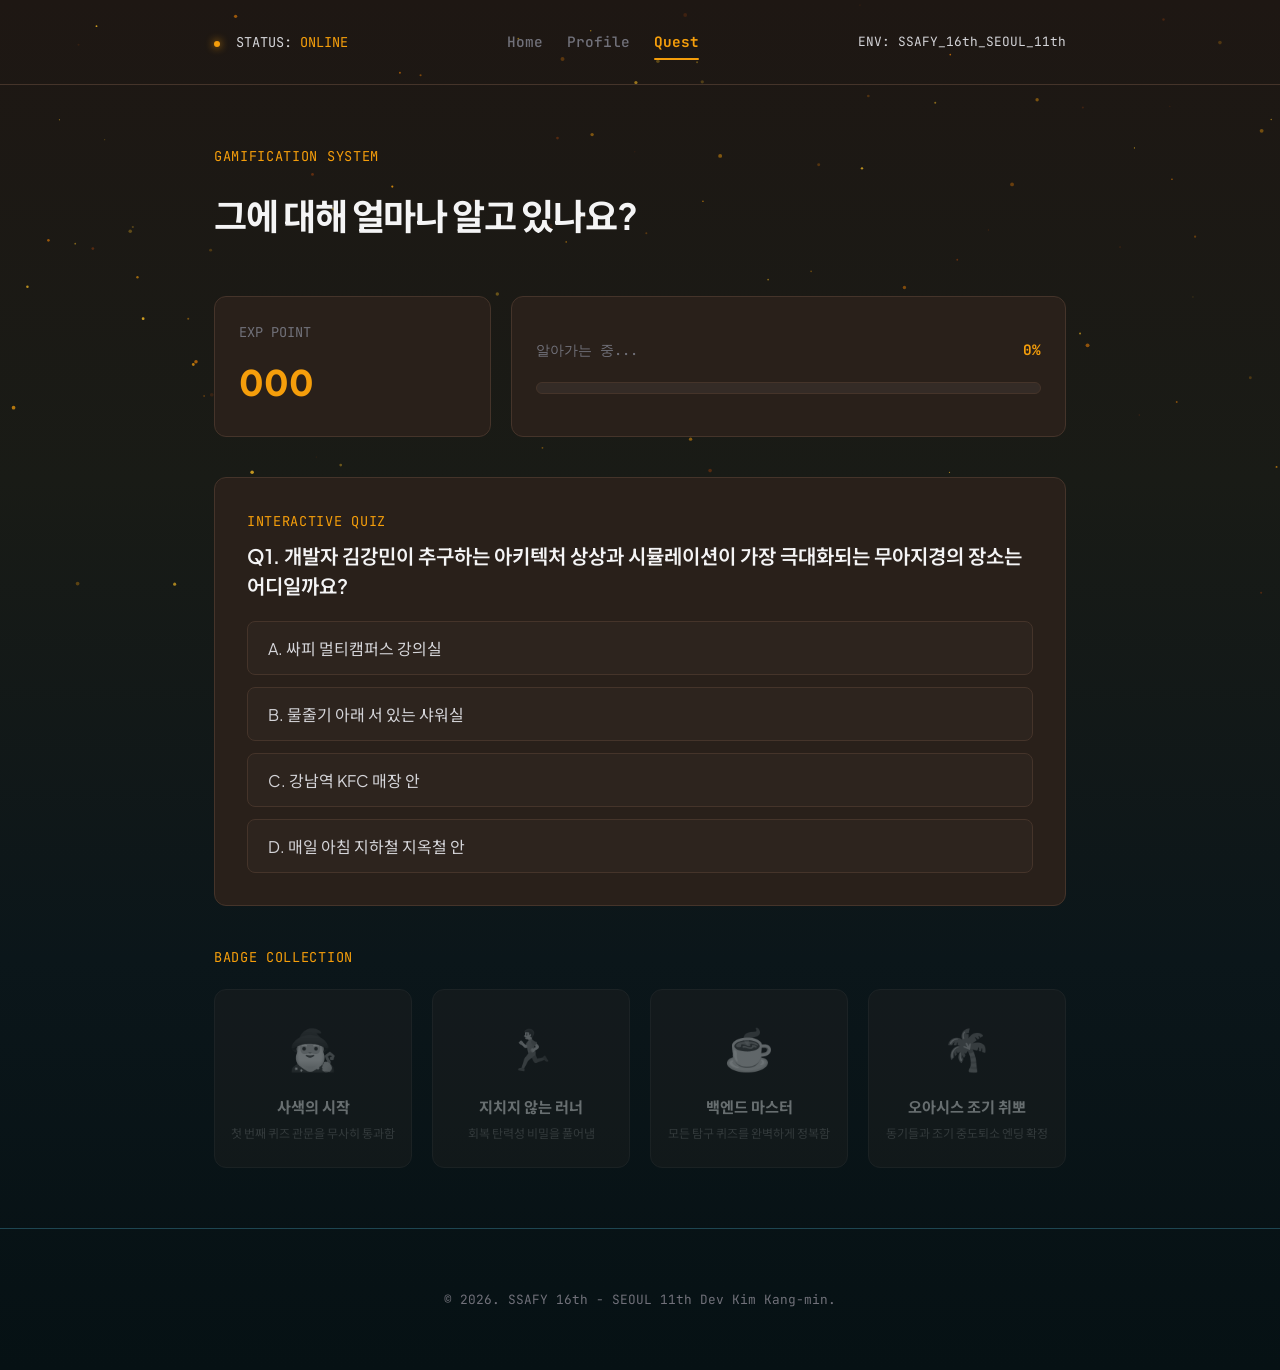
<file: html/gamification.html>
<!DOCTYPE html>
<html lang="ko">
<head>
    <meta charset="UTF-8">
    <meta name="viewport" content="width=device-width, initial-scale=1.0">
    <title>Who Am I | Quest</title>
    <link rel="preconnect" href="https://fonts.googleapis.com">
    <link rel="preconnect" href="https://fonts.gstatic.com" crossorigin>
    <link href="https://fonts.googleapis.com/css2?family=JetBrains+Mono:wght@300;400;500;700&family=Plus+Jakarta+Sans:wght@300;400;500;700;800&family=Noto+Sans+KR:wght@300;400;500;700;900&display=swap" rel="stylesheet">
    <link rel="stylesheet" href="../css/style.css">
</head>
<body>
    <canvas id="ambient-particles"></canvas>

    <header>
        <div class="container header-inner">
            <div class="header-logo-zone">
                <span class="status-dot"></span>
                <span>STATUS: <span class="accent-text">ONLINE</span></span>
            </div>
            <nav class="main-nav mono">
                <a href="../index.html" class="nav-link">Home</a>
                <a href="profile.html" class="nav-link">Profile</a>
                <a href="gamification.html" class="nav-link active">Quest</a>
            </nav>
            <div class="mono env-text" style="font-size: 0.8rem;">
                ENV: SSAFY_16th_SEOUL_11th
            </div>
        </div>
    </header>

    <section class="container" style="margin-top: 60px; min-height: 70vh;">
        <span class="section-label">GAMIFICATION SYSTEM</span>
        <h2 class="section-headline">그에 대해 얼마나 알고 있나요?</h2>
        
        <!-- 💡 게이미피케이션 보드판이 위치할 구역 -->
        <!-- 💡 게이미피케이션 보드판 실구현 코드 -->
        <div id="quest-app-root">
            
            <!-- 상단 스탯 대시보드 및 수료 진행률 바 -->
            <div class="quest-dashboard">
                <div class="stat-card">
                    <span class="stat-label">EXP POINT</span>
                    <span class="stat-value" id="current-points">000</span>
                </div>
                <div class="stat-card">
                    <div style="display: flex; justify-content: space-between; align-items: baseline;">
                        <span class="stat-label">알아가는 중...</span>
                        <span class="mono accent-text" id="progress-text" style="font-size: 0.9rem; font-weight: bold;">0%</span>
                    </div>
                    <div class="progress-container">
                        <div class="progress-track">
                            <div class="progress-bar" id="quest-progress"></div>
                        </div>
                    </div>
                </div>
            </div>

            <!-- 대화형 퀴즈 모듈 구역 -->
            <div class="quiz-section">
                <span class="section-label" style="margin-bottom: 8px;">INTERACTIVE QUIZ</span>
                <div class="quiz-container" id="quiz-box">
                    <!-- JS에 의해 동적으로 퀴즈 콘텐츠가 렌더링됩니다 -->
                </div>
            </div>

            <!-- 뱃지 컬렉션 전시관 -->
            <div class="badge-section">
                <span class="section-label" style="margin-bottom: 20px;">BADGE COLLECTION</span>
                <div class="badge-grid">
                    <!-- 뱃지 1 -->
                    <div class="badge-card" id="badge-1">
                        <span class="badge-icon">🧙‍♂️</span>
                        <div class="badge-title">사색의 시작</div>
                        <div class="badge-desc">첫 번째 퀴즈 관문을 무사히 통과함</div>
                    </div>
                    <!-- 뱃지 2 -->
                    <div class="badge-card" id="badge-2">
                        <span class="badge-icon">🏃‍♂️</span>
                        <div class="badge-title">지치지 않는 러너</div>
                        <div class="badge-desc">회복 탄력성 비밀을 풀어냄</div>
                    </div>
                    <!-- 뱃지 3 -->
                    <div class="badge-card" id="badge-3">
                        <span class="badge-icon">☕</span>
                        <div class="badge-title">백엔드 마스터</div>
                        <div class="badge-desc">모든 탐구 퀴즈를 완벽하게 정복함</div>
                    </div>
                    <!-- 뱃지 4 -->
                    <div class="badge-card" id="badge-4">
                        <span class="badge-icon">🌴</span>
                        <div class="badge-title">오아시스 조기 취뽀</div>
                        <div class="badge-desc">동기들과 조기 중도퇴소 엔딩 확정</div>
                    </div>
                </div>
            </div>

        </div>
    </section>

    <footer>
        <div class="container">
            <p>&copy; 2026. SSAFY 16th - SEOUL 11th Dev Kim Kang-min.</p>
        </div>
    </footer>

    <script src="../js/script.js"></script>
</body>
</html>
</file>
<file: css/style.css>
/* --- 테마 및 전역 설정 (사막에서 오아시스로의 여정) --- */
:root {
    /* 사막 테마 (상단) */
    --desert-bg: #1e1713;       /* 깊고 황량한 밤의 사막 배경 */
    --desert-accent: #f59e0b;   /* 타오르는 모래빛 오렌지 */
    --desert-card: #29201a;     /* 사막 톤 카드 배경 */
    --desert-border: #45342a;   /* 사막 톤 테두리 */

    /* 오아시스 테마 (하단) */
    --oasis-bg: #0b1a1e;        /* 깊고 맑은 오아시스 물결 배경 */
    --oasis-accent: #06b6d4;    /* 청량한 시안 블루 */
    --oasis-card: #11272d;      /* 오아시스 톤 카드 배경 */
    --oasis-border: #1e4652;    /* 오아시스 톤 테두리 */

    /* 기본 가변 변수 (JS로 동적 제어되거나 그라데이션 기본값으로 사용) */
    --bg-pure: var(--desert-bg);
    --bg-card: var(--desert-card);
    --border-color: var(--desert-border);
    --accent: var(--desert-accent);
    --accent-glow: rgba(245, 158, 11, 0.15);

    --text-main: #f4f4f5;       /* 편안한 백색 */
    --text-sub: #d4d4d8;        /* 밝은 회색 */
    --text-muted: #71717a;      /* 비활성화 회색 */
    
    --font-sans: 'Plus Jakarta Sans', 'Noto Sans KR', sans-serif;
    --font-mono: 'JetBrains Mono', monospace;
}

* {
    margin: 0;
    padding: 0;
    box-sizing: border-box;
    -webkit-font-smoothing: antialiased;
}

body {
    /* 스크롤에 따라 변하는 선형 그라데이션 배경 구현 */
    background: linear-gradient(to bottom, 
        var(--desert-bg) 0%, 
        #1b1c18 30%, 
        #122022 60%, 
        var(--oasis-bg) 100%
    );
    background-attachment: scroll;
    color: var(--text-main);
    font-family: var(--font-sans);
    line-height: 1.7;
    overflow-x: hidden;
    transition: color 0.3s ease;
}

/* 스크롤바 커스텀 */
::-webkit-scrollbar {
    width: 6px;
}
::-webkit-scrollbar-track {
    background: var(--desert-bg);
}
::-webkit-scrollbar-thumb {
    background: var(--desert-border);
    border-radius: 3px;
}
::-webkit-scrollbar-thumb:hover {
    background: var(--oasis-accent);
}

.container {
    max-width: 900px;
    margin: 0 auto;
    padding: 0 24px;
}

.mono {
    font-family: var(--font-mono);
}

.accent-text {
    color: var(--accent);
    transition: color 0.3s ease;
}

/* --- 상단 상태 바 --- */
header {
    padding: 24px 0;
    border-bottom: 1px solid var(--border-color);
    font-family: var(--font-mono);
    font-size: 0.85rem;
    color: var(--text-sub);
    transition: border-color 0.3s ease;
}
.header-inner {
    display: flex;
    justify-content: space-between;
    align-items: center;
}
.status-dot {
    display: inline-block;
    width: 6px;
    height: 6px;
    background-color: var(--accent);
    border-radius: 50%;
    margin-right: 8px;
    box-shadow: 0 0 8px var(--accent);
    animation: pulse 2s infinite;
    transition: background-color 0.3s ease, box-shadow 0.3s ease;
}
@keyframes pulse {
    0% { opacity: 0.5; }
    50% { opacity: 1; }
    100% { opacity: 0.5; }
}

/* --- 상단 네비게이션 바 스타일 추가 --- */
.main-nav {
    display: flex;
    gap: 24px;
    align-items: center;
}

.nav-link {
    color: var(--text-muted);
    text-decoration: none;
    font-size: 0.9rem;
    font-weight: 500;
    padding: 6px 0;
    position: relative;
    transition: color 0.2s ease;
}

.nav-link:hover {
    color: var(--text-main);
}

/* 현재 활성화된 페이지 표시용 언더라인 애니메이션 */
.nav-link.active {
    color: var(--accent);
    font-weight: 700;
}

.nav-link.active::after {
    content: '';
    position: absolute;
    bottom: 0;
    left: 0;
    width: 100%;
    height: 2px;
    background-color: var(--accent);
    border-radius: 2px;
}

/* 📱 모바일 환경 반응형 대응 (768px 이하) */
@media (max-width: 768px) {
    .header-inner {
        flex-direction: column; /* 세로 정렬로 변경하여 좁은 화면 대응 */
        gap: 12px;
        text-align: center;
    }
    
    .main-nav {
        gap: 20px;
        margin: 4px 0;
    }
    
    .env-text {
        display: none; /* 모바일에서 굳이 안 보여도 되는 환경 텍스트는 숨김 처리 */
    }
}

/* --- 히어로 영역 (사막의 시작) --- */
.hero {
    padding: 160px 0 140px 0;
    min-height: 90vh;
    display: flex;
    align-items: center;
}
.hero-wrapper {
    position: relative;
    width: 100%;
}
.hero-tag {
    font-family: var(--font-mono);
    font-size: 0.9rem;
    color: var(--desert-accent);
    margin-bottom: 28px;
    display: inline-block;
    border: 1px solid rgba(245, 158, 11, 0.3);
    padding: 4px 12px;
    border-radius: 100px;
    background: rgba(245, 158, 11, 0.08);
}
.hero h1 {
    font-size: 3.5rem;
    font-weight: 800;
    line-height: 1.25;
    letter-spacing: -0.05em;
    margin-bottom: 28px;
    word-break: keep-all;
}
.hero h1 span.highlight {
    background: linear-gradient(120deg, #ffffff 0%, #fcd34d 100%);
    -webkit-background-clip: text;
    -webkit-text-fill-color: transparent;
}
.hero p.lead {
    font-size: 1.35rem;
    color: var(--text-sub);
    max-width: 720px;
    font-weight: 300;
    margin-bottom: 40px;
}

/* 기술 배지 스타일 */
.stack-badges {
    display: flex;
    gap: 12px;
    flex-wrap: wrap;
    margin-bottom: 60px;
}
.badge {
    font-size: 0.85rem;
    padding: 6px 14px;
    background: rgba(255, 255, 255, 0.02);
    border: 1px solid var(--desert-border);
    border-radius: 6px;
    color: #fcd34d;
}

/* 마우스 스크롤 다운 가이드 */
.scroll-indicator {
    display: flex;
    align-items: center;
    gap: 12px;
    color: var(--text-muted);
    font-size: 0.75rem;
    letter-spacing: 0.1em;
}
.mouse {
    width: 20px;
    height: 32px;
    border: 2px solid var(--desert-border);
    border-radius: 20px;
    position: relative;
}
.wheel {
    width: 4px;
    height: 8px;
    background-color: var(--desert-accent);
    border-radius: 2px;
    position: absolute;
    top: 6px;
    left: 50%;
    transform: translateX(-50%);
    animation: scroll 1.5s infinite;
}
@keyframes scroll {
    0% { opacity: 1; top: 6px; }
    100% { opacity: 0; top: 18px; }
}

/* --- 인터랙티브 콘솔 영역 (중간 전환 지점) --- */
.console-section {
    padding: 80px 0;
}
.console-box {
    background-color: var(--desert-card);
    border: 1px solid var(--desert-border);
    border-radius: 12px;
    overflow: hidden;
    box-shadow: 0 20px 40px rgba(0, 0, 0, 0.4);
}
.console-header {
    background-color: rgba(255, 255, 255, 0.02);
    padding: 14px 20px;
    border-bottom: 1px solid var(--desert-border);
    display: flex;
    align-items: center;
    justify-content: space-between;
}
.console-dots {
    display: flex;
    gap: 6px;
}
.console-dot {
    width: 10px;
    height: 10px;
    border-radius: 50%;
    background-color: var(--desert-border);
}
.console-title {
    font-family: var(--font-mono);
    font-size: 0.8rem;
    color: var(--text-muted);
}
.console-nav {
    display: flex;
    border-bottom: 1px solid var(--desert-border);
    background: rgba(0,0,0,0.1);
}
.console-tab {
    flex: 1;
    padding: 14px;
    text-align: center;
    font-family: var(--font-mono);
    font-size: 0.85rem;
    color: var(--text-muted);
    cursor: pointer;
    transition: all 0.2s ease;
    border-bottom: 2px solid transparent;
}
.console-tab:hover {
    color: var(--text-sub);
    background: rgba(255,255,255,0.01);
}
.console-tab.active {
    color: var(--desert-accent);
    border-bottom-color: var(--desert-accent);
    background: rgba(245, 158, 11, 0.04);
}
.console-body {
    padding: 40px;
    min-height: 400px;
}
.console-content {
    display: none;
    animation: fadeIn 0.3s ease forwards;
}
.console-content.active {
    display: block;
}
@keyframes fadeIn {
    from { opacity: 0; transform: translateY(5px); }
    to { opacity: 1; transform: translateY(0); }
}
.console-code-line {
    display: flex;
    margin-bottom: 10px;
    font-family: var(--font-mono);
    font-size: 0.95rem;
}
.line-num {
    width: 35px;
    color: var(--text-muted);
    user-select: none;
}
.line-text {
    color: var(--text-sub);
}

.extended-text {
    margin-top: 32px;
    border-top: 1px dashed var(--desert-border);
    padding-top: 24px;
}
.extended-text p {
    font-size: 1.05rem;
    color: var(--text-sub);
    margin-bottom: 16px;
    font-weight: 300;
}
.extended-text strong {
    color: var(--text-main);
    font-weight: 600;
}

.tag-cloud {
    display: flex;
    flex-wrap: wrap;
    gap: 10px;
}
.tag {
    font-family: var(--font-mono);
    font-size: 0.85rem;
    padding: 6px 14px;
    background-color: rgba(255, 255, 255, 0.02);
    border: 1px solid var(--desert-border);
    color: var(--text-main);
    border-radius: 6px;
}

/* --- 공통 섹션 헤더 가이드 (오아시스 변환 준비) --- */
.section-label {
    font-family: var(--font-mono);
    font-size: 0.85rem;
    color: var(--accent);
    text-transform: uppercase;
    margin-bottom: 16px;
    display: block;
    letter-spacing: 0.05em;
    transition: color 0.3s ease;
}
.section-headline {
    font-size: 2.25rem;
    font-weight: 700;
    margin-bottom: 50px;
    letter-spacing: -0.03em;
}

/* --- 성장 타임라인 스타일 (오아시스 톤 진입) --- */
.timeline-section {
    padding: 100px 0;
    border-top: 1px solid var(--oasis-border);
}
.timeline-container {
    position: relative;
    padding-left: 32px;
}
.timeline-container::before {
    content: '';
    position: absolute;
    left: 0;
    top: 5px;
    bottom: 5px;
    width: 1px;
    background-color: var(--oasis-border);
}
.timeline-item {
    position: relative;
    margin-bottom: 50px;
}
.timeline-item::before {
    content: '';
    position: absolute;
    left: -36px;
    top: 6px;
    width: 9px;
    height: 9px;
    border-radius: 50%;
    background-color: var(--oasis-bg);
    border: 2px solid var(--oasis-accent);
}
.timeline-meta {
    font-size: 0.85rem;
    color: var(--oasis-accent);
    margin-bottom: 8px;
}
.timeline-content-box {
    background-color: var(--oasis-card);
    border: 1px solid var(--oasis-border);
    padding: 24px 32px;
    border-radius: 8px;
}
.timeline-content-box h3 {
    font-size: 1.35rem;
    font-weight: 600;
    margin-bottom: 10px;
}
.timeline-content-box p {
    color: var(--text-sub);
    font-size: 1rem;
}

/* --- 핵심 엔진 (완연한 푸른 오아시스 카드 영역) --- */
.features-section {
    padding: 100px 0;
    border-top: 1px solid var(--oasis-border);
}
.grid-layout {
    display: grid;
    grid-template-columns: repeat(3, 1fr);
    gap: 24px;
}
.grid-card {
    border: 1px solid var(--oasis-border);
    padding: 40px 32px;
    border-radius: 12px;
    background: linear-gradient(180deg, rgba(6, 182, 212, 0.03) 0%, rgba(0,0,0,0) 100%);
    transition: all 0.3s cubic-bezier(0.16, 1, 0.3, 1);
}
.grid-card:hover {
    border-color: var(--oasis-accent);
    transform: translateY(-6px);
    box-shadow: 0 15px 35px rgba(6, 182, 212, 0.1);
}
.card-index {
    font-family: var(--font-mono);
    font-size: 0.85rem;
    color: var(--oasis-accent);
    margin-bottom: 24px;
    display: block;
}
.grid-card h3 {
    font-size: 1.3rem;
    font-weight: 600;
    margin-bottom: 16px;
    letter-spacing: -0.02em;
}
.grid-card p {
    font-size: 0.95rem;
    color: var(--text-sub);
    line-height: 1.7;
}

/* --- 가상 방명록 스타일 (오아시스 터미널) --- */
.guestbook-section {
    padding: 80px 0;
    border-top: 1px solid var(--oasis-border);
}
.guestbook-box {
    border: 1px solid var(--oasis-border);
    border-radius: 10px;
    background-color: #081316;
    overflow: hidden;
}
.guestbook-header {
    background-color: rgba(255, 255, 255, 0.01);
    padding: 12px 20px;
    border-bottom: 1px solid var(--oasis-border);
    display: flex;
    justify-content: space-between;
    font-family: var(--font-mono);
    font-size: 0.8rem;
    color: var(--text-muted);
}
.status-indicator {
    color: var(--oasis-accent);
}
.guestbook-body {
    padding: 30px;
    font-family: var(--font-mono);
    font-size: 0.9rem;
}
.message-item {
    margin-bottom: 16px;
    display: flex;
    flex-wrap: wrap;
    gap: 12px;
}
.message-item .user {
    color: var(--oasis-accent);
    min-width: 140px;
}
.message-item .msg {
    color: var(--text-sub);
}
.input-line {
    margin-top: 30px;
    display: flex;
    gap: 12px;
    color: var(--text-muted);
}
.input-line .prompt {
    color: var(--oasis-accent);
}

/* --- CTA 영역 (완전 청량한 오아시스 핵심지) --- */
.cta-section {
    padding: 150px 0;
    border-top: 1px solid var(--oasis-border);
    text-align: center;
    background: radial-gradient(circle at center, rgba(6, 182, 212, 0.15) 0%, rgba(0,0,0,0) 70%);
}
.cta-box {
    max-width: 700px;
    margin: 0 auto;
}
.cta-box h2 {
    font-size: 2.8rem;
    font-weight: 800;
    letter-spacing: -0.04em;
    margin-bottom: 24px;
    background: linear-gradient(120deg, #ffffff 0%, var(--oasis-accent) 100%);
    -webkit-background-clip: text;
    -webkit-text-fill-color: transparent;
}
.cta-box p {
    color: var(--text-sub);
    font-size: 1.15rem;
    margin-bottom: 48px;
    line-height: 1.7;
}
.primary-btn {
    background-color: var(--text-main);
    color: var(--oasis-bg);
    border: none;
    padding: 18px 44px;
    font-family: var(--font-mono);
    font-size: 1rem;
    font-weight: 600;
    border-radius: 8px;
    cursor: pointer;
    transition: all 0.2s ease;
    box-shadow: 0 4px 20px rgba(6, 182, 212, 0.2);
}
.primary-btn:hover {
    background-color: var(--oasis-accent);
    color: #ffffff;
    box-shadow: 0 0 24px rgba(6, 182, 212, 0.4);
    transform: scale(1.02);
}

/* --- 커스텀 토스트 알림창 --- */
.toast-container {
    position: fixed;
    bottom: 30px;
    right: 30px;
    z-index: 1000;
    display: flex;
    flex-direction: column;
    gap: 10px;
}
.toast {
    background-color: var(--oasis-card);
    border: 1px solid var(--oasis-accent);
    color: var(--text-main);
    padding: 16px 24px;
    border-radius: 8px;
    font-family: var(--font-mono);
    font-size: 0.9rem;
    box-shadow: 0 10px 30px rgba(0, 0, 0, 0.5);
    display: flex;
    align-items: center;
    gap: 12px;
    transform: translateY(100px);
    opacity: 0;
    transition: all 0.4s cubic-bezier(0.175, 0.885, 0.32, 1.275);
}
.toast.show {
    transform: translateY(0);
    opacity: 1;
}

/* --- 푸터 --- */
footer {
    padding: 60px 0;
    border-top: 1px solid var(--oasis-border);
    text-align: center;
    font-family: var(--font-mono);
    font-size: 0.8rem;
    color: var(--text-muted);
}

/* --- 반응형 레이아웃 --- */
/* ==========================================
   🎨 2일차 미션: 모바일 친화 기능 강화 (Responsive)
   ========================================== */

@media (max-width: 768px) {
    /* 1. 컨테이너 패딩 완화 및 레이아웃 조정 */
    .container {
        padding: 0 20px;
    }
    
    /* 2. 히어로 영역 폰트 크기 유연화 및 레이아웃 최적화 */
    .hero { 
        padding: 80px 0 60px 0; 
        min-height: auto; /* 모바일에서는 화면 높이에 맞추기보다 콘텐츠에 맞게 조절 */
    }
    .hero h1 { 
        font-size: 2.0rem; /* 3.5rem에서 모바일용으로 축소 */
        line-height: 1.3;
    }
    .hero p.lead {
        font-size: 1.05rem;
        margin-bottom: 30px;
        word-break: keep-all; /* 단어 단위 줄바꿈으로 깔끔하게 */
    }
    
    /* 3. 모바일 터치 환경에서 마우스 안내선 숨김 처리 */
    .scroll-indicator {
        display: none !important;
    }

    /* 4. 기술 배지 간격 최적화 */
    .stack-badges {
        margin-bottom: 40px;
        gap: 8px;
    }
    .badge {
        font-size: 0.75rem;
        padding: 5px 10px;
    }

    /* 5. 프로필 콘솔 탭 메뉴 가로 폭 붕괴 방지 */
    .console-nav {
        flex-wrap: wrap; /* 탭이 많아지면 아래로 자연스럽게 흐르도록 */
    }
    .console-tab {
        padding: 12px 8px;
        font-size: 0.8rem;
    }
    .console-body { 
        padding: 20px; /* 내부 여백 축소하여 가로 공간 확보 */
    }
    .console-code-line {
        font-size: 0.85rem; /* 코드 폰트 살짝 축소하여 터미널 느낌 유지 */
        overflow-x: auto;   /* 코드가 길어지면 박스를 깨뜨리지 않고 내부 스크롤 제공 */
    }
    .extended-text p {
        font-size: 0.95rem;
    }

    /* 6. GIF 컨테이너 모바일 마진 조정 */
    .char-gif-container {
        padding: 10px;
        margin: 16px auto;
    }

    /* 7. 타임라인 박스 여백 수정 */
    .timeline-container {
        padding-left: 20px;
    }
    .timeline-item::before {
        left: -24px;
    }
    .timeline-content-box {
        padding: 18px 20px;
    }
    .timeline-content-box h3 {
        font-size: 1.15rem;
    }

    /* 8. 핵심 엔진 그리드 레이아웃 (1열로 단일화 및 패딩 축소) */
    .grid-layout { 
        grid-template-columns: 1fr; 
        gap: 16px; 
    }
    .grid-card {
        padding: 28px 20px;
    }

    /* 9. 방명록 터미널 래핑 처리 */
    .guestbook-body {
        padding: 20px;
        font-size: 0.8rem;
    }
    .message-item {
        flex-direction: column; /* 이름과 내용이 모바일에선 위아래로 배치되어 짤림 방지 */
        gap: 4px;
        margin-bottom: 12px;
    }
    .message-item .user {
        min-width: auto;
    }

    /* 10. 하단 CTA 및 버튼 모바일화 */
    .cta-section {
        padding: 100px 0;
    }
    .cta-box h2 { 
        font-size: 1.8rem; 
    }
    .cta-box p {
        font-size: 1.0rem;
        margin-bottom: 32px;
    }
    .primary-btn {
        width: 100%; /* 모바일에서는 엄지손가락으로 누르기 편하게 풀 너비 제공 */
        padding: 16px 24px;
        font-size: 0.95rem;
    }
}

/* --- [신설] 사막 언덕 및 캔버스 파티클 레이어 스타일 --- */
#ambient-particles {
    position: fixed;
    top: 0;
    left: 0;
    width: 100vw;
    height: 100vh;
    z-index: -1; /* 콘텐츠 뒤로 배치 */
    pointer-events: none; /* 클릭 이벤트 방해 방지 */
}

.desert-hills-container {
    position: absolute;
    top: 0;
    left: 0;
    width: 100%;
    height: 120vh; /* 히어로 영역을 충분히 덮을 수 있는 높이 */
    overflow: hidden;
    z-index: -2;
    pointer-events: none;
}

.hill {
    position: absolute;
    bottom: 0;
    left: 0;
    width: 100%;
    height: 600px;
    opacity: 0.85;
    transition: transform 0.1s linear, fill 0.5s ease;
}

/* 첫 번째 언덕: 짙은 흙모래 빛깔 */
.hill-1 {
    fill: #2d2018;
    transform: translateY(50px);
}

/* 두 번째 언덕: 좀 더 밝게 타오르는 사막 모래 빛깔 */
.hill-2 {
    fill: #3b2b20;
    opacity: 0.6;
    transform: translateY(120px);
}

/* 스크롤이 내려가 오아시스 테마 활성화 시 언덕이 물결 색상으로 자연스럽게 동적 모핑(색상 전환) */
.oasis-active .hill-1 {
    fill: #112a30;
}
.oasis-active .hill-2 {
    fill: #0d2126;
}

/* 기존 전체 body 스타일 유지 및 보완 */
body {
    background: linear-gradient(to bottom, 
        #1e1713 0%, 
        #191b16 35%, 
        #0b161a 70%, 
        #061114 100%
    );
    background-attachment: scroll;
    color: var(--text-main);
    font-family: var(--font-sans);
    line-height: 1.7;
    overflow-x: hidden;
    position: relative;
}

/* 1. GIF를 감싸고 있는 바깥쪽 박스(컨테이너) 정렬 */
.char-gif-container {
    display: flex;            /* 내부 요소를 정렬하기 위해 Flexbox 활성화 */
    justify-content: center;  /* 내부 요소를 가로축 기준 정중앙에 배치 */
    align-items: center;      /* 내부 요소를 세로축 기준 정중앙에 배치 */
    
    margin: 24px auto;        /* 위아래 24px 여백을 주고, 좌우 auto로 박스 자체를 화면 중앙에 배치 */
    width: 100%;              /* 부모 너비를 다 쓰도록 설정 */
    max-width: 900px;         /* 박스가 너무 가로로 펑퍼짐해지지 않게 최대 크기 제한 */
    
    /* (선택) 기존에 넣었던 스타일 질감 유지 */
    padding: 16px;
    background: rgba(0, 0, 0, 0.2);
    border-radius: 8px;
    border: 1px dashed var(--border-color);
}

/* 2. 박스 내부에 있는 GIF 이미지 자체 설정 */
.inline-char-gif {
    max-width: 900px;         /* 캐릭터 움짤이 텍스트에 비해 너무 거대해지지 않도록 크기 제한 */
    width: 100%;              /* 반응형 대응 */
    height: auto;
    display: block;           /* 이미지 특유의 하단 미세한 공백 제거 */
}

/* ==========================================
   🏆 2일차 미션: 게이미피케이션 시스템 스타일
   ========================================== */

/* 상단 포인트 및 대시보드 상태창 */
.quest-dashboard {
    display: grid;
    grid-template-columns: 1fr 2fr;
    gap: 20px;
    margin-bottom: 40px;
}

.stat-card {
    background-color: var(--bg-card);
    border: 1px solid var(--border-color);
    padding: 24px;
    border-radius: 12px;
    display: flex;
    flex-direction: column;
    justify-content: center;
    transition: all 0.3s ease;
}

.stat-label {
    font-family: var(--font-mono);
    font-size: 0.85rem;
    color: var(--text-muted);
    margin-bottom: 8px;
    text-transform: uppercase;
}

.stat-value {
    font-size: 2.2rem;
    font-weight: 800;
    color: var(--accent);
}

/* 진행률 바 (Progress Bar) */
.progress-container {
    margin-top: 12px;
}
.progress-track {
    width: 100%;
    height: 12px;
    background-color: rgba(255, 255, 255, 0.05);
    border-radius: 6px;
    overflow: hidden;
    border: 1px solid var(--border-color);
    position: relative;
}
.progress-bar {
    width: 0%; /* JS로 제어 */
    height: 100%;
    background: linear-gradient(90deg, var(--desert-accent), var(--oasis-accent));
    border-radius: 6px;
    transition: width 0.5s cubic-bezier(0.4, 0, 0.2, 1);
}

/* 퀴즈 섹션 */
.quiz-section {
    background-color: var(--bg-card);
    border: 1px solid var(--border-color);
    border-radius: 12px;
    padding: 32px;
    margin-bottom: 40px;
}
.quiz-container {
    min-height: 200px;
}
.quiz-question {
    font-size: 1.25rem;
    font-weight: 600;
    margin-bottom: 20px;
    line-height: 1.5;
}
.quiz-options {
    display: grid;
    grid-template-columns: 1fr;
    gap: 12px;
}
.option-btn {
    background-color: rgba(255, 255, 255, 0.02);
    border: 1px solid var(--border-color);
    color: var(--text-sub);
    padding: 14px 20px;
    border-radius: 8px;
    text-align: left;
    font-family: var(--font-sans);
    font-size: 1rem;
    cursor: pointer;
    transition: all 0.2s ease;
}
.option-btn:hover {
    background-color: rgba(255, 255, 255, 0.05);
    border-color: var(--text-muted);
    color: var(--text-main);
    transform: translateX(4px);
}

/* 뱃지 컬렉션 그리드 */
.badge-section {
    margin-bottom: 60px;
}
.badge-grid {
    display: grid;
    grid-template-columns: repeat(4, 1fr);
    gap: 20px;
}
.badge-card {
    background-color: var(--bg-card);
    border: 1px solid var(--border-color);
    border-radius: 12px;
    padding: 24px 16px;
    text-align: center;
    transition: all 0.3s ease;
    opacity: 0.4; /* 기본 잠김 상태: 흐리게 */
    filter: grayscale(100%);
}
.badge-card.unlocked {
    opacity: 1;   /* 해제 시 원래 밝기로 */
    filter: grayscale(0%);
    border-color: var(--oasis-accent);
    box-shadow: 0 8px 24px rgba(6, 182, 212, 0.15);
}
.badge-icon {
    font-size: 2.5rem;
    margin-bottom: 12px;
    display: inline-block;
    transition: transform 0.3s ease;
}
.badge-card.unlocked .badge-icon {
    animation: gentle-bounce 1s infinite alternate;
}
.badge-title {
    font-size: 0.95rem;
    font-weight: 700;
    margin-bottom: 6px;
}
.badge-desc {
    font-size: 0.75rem;
    color: var(--text-muted);
    line-height: 1.4;
}

@keyframes gentle-bounce {
    0% { transform: translateY(0); }
    100% { transform: translateY(-4px); }
}

/* 📱 게이미피케이션 모바일 반응형 대응 */
@media (max-width: 768px) {
    .quest-dashboard {
        grid-template-columns: 1fr;
        gap: 12px;
    }
    .badge-grid {
        grid-template-columns: repeat(2, 1fr); /* 모바일에서는 2열로 정렬 */
        gap: 12px;
    }
    .quiz-section {
        padding: 20px;
    }
    .quiz-question {
        font-size: 1.1rem;
    }
    .option-btn {
        padding: 12px 16px;
        font-size: 0.9rem;
    }
}
</file>
